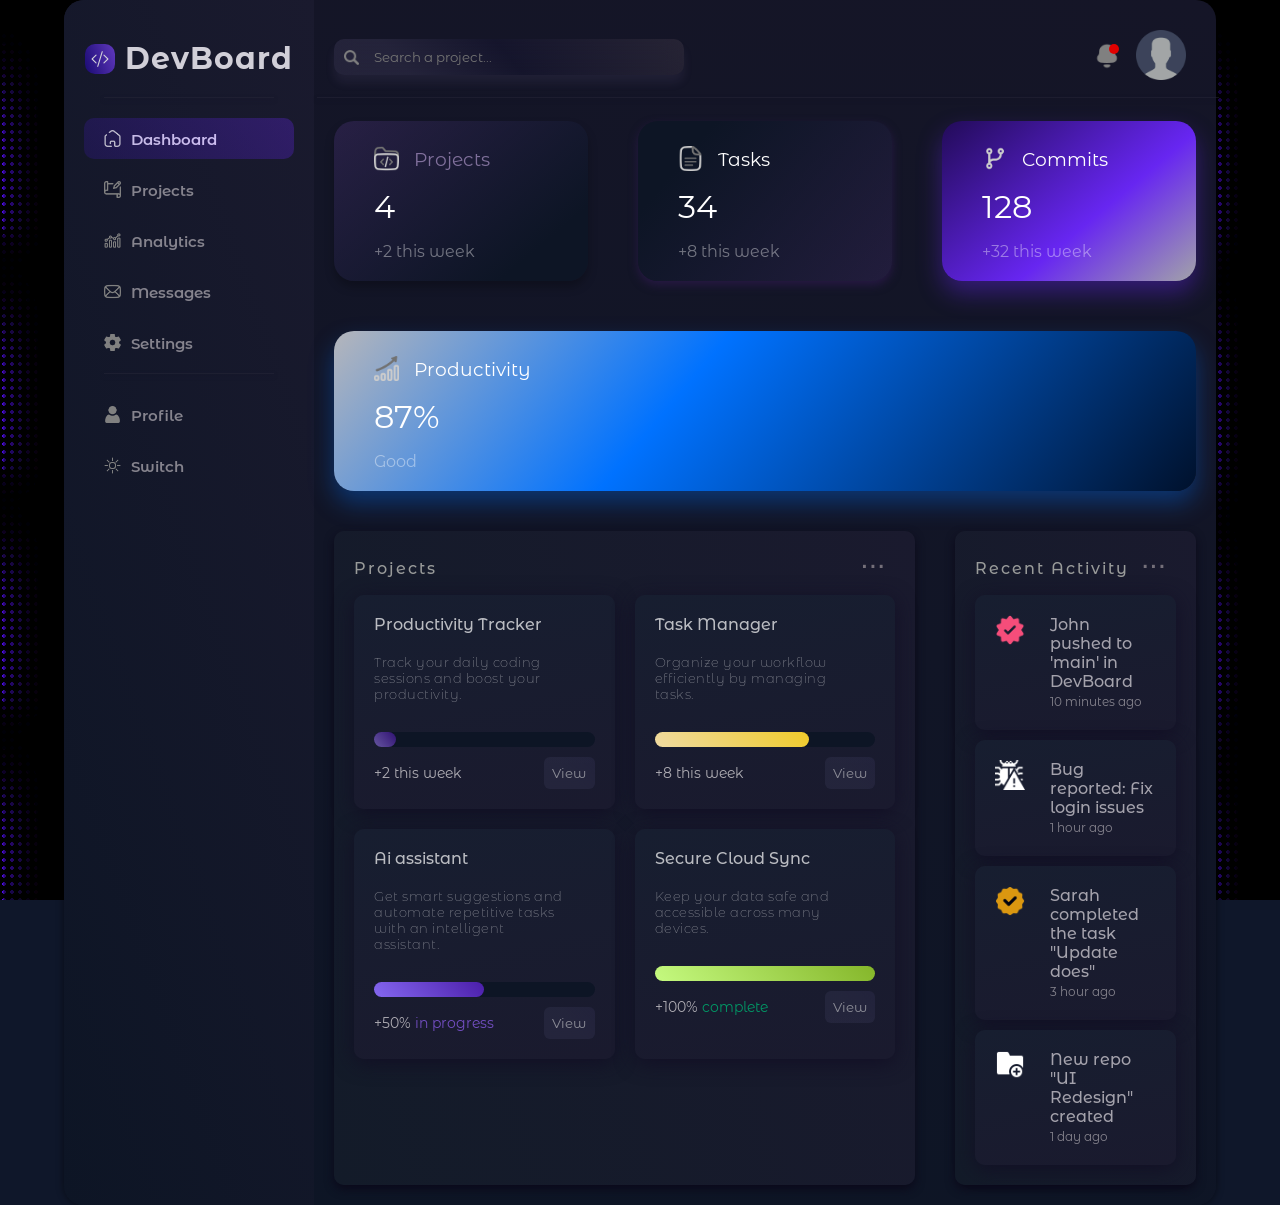
<file: index.html>
<!DOCTYPE html>
<html lang="en">

<head>
    <meta charset="UTF-8">
    <meta name="viewport" content="width=device-width, initial-scale=1.0">
    <meta>
    <link rel="stylesheet" href="style.css">
    <title>DevBoard</title>
    <link rel="preconnect" href="https://fonts.googleapis.com">
    <link rel="preconnect" href="https://fonts.gstatic.com" crossorigin>
    <link
        href="https://fonts.googleapis.com/css2?family=Montserrat+Alternates:ital,wght@0,100;0,200;0,300;0,400;0,500;0,600;0,700;0,800;0,900;1,100;1,200;1,300;1,400;1,500;1,600;1,700;1,800;1,900&display=swap"
        rel="stylesheet">
    <link rel="icon" type="image/png" href="./pngs/code.png">
</head>

<body>
    <!-- animated background -->
    <div id="falling-pattern"
        style="position: fixed; inset: 0; width: 100vw; height: 100vh; overflow: hidden; pointer-events: none; z-index: -2; background-color: #000000;">
        <div id="pattern-trigger" class="animate-fall" style="position: absolute; inset: 0; z-index: 0;"></div>
        <div id="pattern-overlay" style="position: absolute; inset: 0; z-index: 1; filter: brightness(6);"></div>
    </div>
    <div class="container">
        <!-- sidebar and buttons-->
        <aside class="sidebar">
            <h1>
                <svg xmlns="http://www.w3.org/2000/svg" width="16" height="16" fill="currentColor"
                    class="bi bi-code-slash" viewBox="0 0 16 16" id="Dev-icon">
                    <path
                        d="M10.478 1.647a.5.5 0 1 0-.956-.294l-4 13a.5.5 0 0 0 .956.294zM4.854 4.146a.5.5 0 0 1 0 .708L1.707 8l3.147 3.146a.5.5 0 0 1-.708.708l-3.5-3.5a.5.5 0 0 1 0-.708l3.5-3.5a.5.5 0 0 1 .708 0m6.292 0a.5.5 0 0 0 0 .708L14.293 8l-3.147 3.146a.5.5 0 0 0 .708.708l3.5-3.5a.5.5 0 0 0 0-.708l-3.5-3.5a.5.5 0 0 0-.708 0" />
                </svg>
                <p>DevBoard</p>
            </h1>
            <hr class="line">
            <ul class="main-list ">
                <li><button class="sidebar-buttons"><img class="Dev-icon" src="./pngs/home-icon.png" alt="home"
                            height="15">Dashboard</button></li>
                <li><button class="sidebar-buttons"><img class="Dev-icon" src="./pngs/project.png" alt="folder"
                            height="15">Projects</button></li>
                <li><button class="sidebar-buttons"><img class="Dev-icon" src="./pngs/analitics.png" alt="analytics"
                            height="15">Analytics</button></li>
                <li><button class="sidebar-buttons"><img class="Dev-icon" src="./pngs/letter.png" alt="email"
                            height="15">Messages</button></li>
                <li><button class="sidebar-buttons"><img class="Dev-icon" src="./pngs/settings.png" alt="settings"
                            height="15">Settings</button></li>
            </ul>
            <hr class="line">

            <ul class="login-list">
                <li><button class="profile-buttons"><img class="Dev-icon" src="./pngs/user.png" alt="profile"
                            height="15">Profile</button></li>
                <li><button class="profile-buttons" id="Theme"><img class="Dev-icon Theme" src="./pngs/summer.png" alt="logout"
                            height="15">Switch</button></li>
            </ul>
        </aside>
        <!-- Search , notification , profile -->
        <div class="main">
            <div class="navbar-container">
                <nav class="navbar">
                    <div class="search">
                        <img class="search-icon" src="./pngs/magnifying-glass.png" alt="search" height="15">
                        <input type="text" placeholder="Search a project..." class="search-input">
                    </div>

                    <div class="notify">
                        <button class="notification"><img class="notify-icon" src="./pngs/notification.png"
                                alt="notifications" height="15"></button>
                        <button class="Profile"><img class="Profile-img" src="./pngs/profile.png" alt="profile"
                                height="50"></button>
                        <!-- notifications menu -->
                        <div class="notify-menu">
                            <p class="messages">notifications</p>
                            <p class="empty">There is nothing...</p>
                            <div class="notifies"></div>
                        </div>
                        <!-- profile menu -->
                        <div class="profile-menu">
                            <div class="profile-header">
                                <p>My Account</p>
                            </div>
                            <div class="profile">
                                <img class="menu-profile-img" src="./pngs/profile.png" alt="profile">
                                <p class="profile-name">John Doe</p>
                            </div>
                            <hr id="profile-nav-line">
                            <div class="profile-logout">
                                <button class="prof-menu-btn">Change profile</button>
                                <button class="prof-menu-btn logout"><img class="logout-icon" src="./pngs/turn-off.png"
                                alt="Logout" height="15">Logout</button>
                            </div>
                        </div>

                    </div>
                </nav>
                <hr class="nav-line">


                <section class="content">

                    <div class="cards-container">
                        <div class="card first">
                            <h3><img src="./pngs/folders.png" alt="folder icon" height="20"
                                    class="content-icon">Projects
                            </h3>
                            <span class="indicator project-cnt">0</span>
                            <p class="details">+2 this week</p>
                        </div>

                        <div class="card second">
                            <h3><img src="./pngs/document.png" alt="checklist icon" height="20"
                                    class="content-icon">Tasks
                            </h3>
                            <span class="indicator">34</span>
                            <p class="details">+8 this week</p>
                        </div>

                        <div class="card third">
                            <h3><img src="./pngs/git.png" alt="commit icon" height="20" class="content-icon">Commits
                            </h3>
                            <span class="indicator ">128</span>
                            <p class="details">+32 this week</p>
                        </div>

                        <div class="card fourth">
                            <h3><img src="./pngs/diagram.png" alt="productivity icon" height="20"
                                    class="content-icon">Productivity</h3>
                            <span class="indicator ">87%</span>
                            <p class="details">Good</p>
                        </div>
                    </div>
                </section>


                <!-- projects + activity container -->
                <div class="bottom-row">

                    <div class="projects-container">
                        <!-- just the button and text in main container -->
                        <div class="Text-above">
                            <span id="Projects">Projects</span>
                            <button class="main-delete-btn"><img src="./pngs/delete.png" alt=""></button>
                            <button class="edit-delete-btn">...</button>
                            <!-- edit-delete-add menu -->
                            <div class="menu">
                                <button class="add"><img src="./pngs/add-post.png" alt="" style="filter: invert();">Add
                                    The Project</button>
                                <button class="edit"><img src="./pngs/edit.png" alt=""
                                        style="filter: invert();">Edit</button>
                                <button class="delete"><img src="./pngs/delete.png" alt="">Delete</button>
                            </div>
                        </div>

                        <!-- Project cards container-->
                        <div class="projects">
                            <!-- Project cards -->
                            <div class="project-cards">
                                <span class="Project-name">Productivity Tracker</span>
                                <label for="check" class="checkbox-container">
                                    <input type="checkbox" name="check" class="card-checkbox">
                                    <span class="custom-checkbox"></span>
                                </label>
                                <p class="project-text">Track your daily coding sessions and boost your productivity.
                                </p>
                                <div class="progress-bar">
                                    <div class="progress-bar-line w-10"></div>
                                </div>
                                <div class="percentage">
                                    <p class="percentages">+2 this week</p>
                                    <button class="view">View</button>
                                </div>
                            </div>

                            <div class="project-cards">
                                <span class="Project-name">Task Manager</span>
                                <label for="" class="checkbox-container">
                                    <input type="checkbox" name="" class="card-checkbox">
                                    <span class="custom-checkbox"></span>
                                </label>
                                <p class="project-text">Organize your workflow efficiently by managing tasks.</p>
                                <div class="progress-bar">
                                    <div class="progress-bar-line w-70"></div>
                                </div>
                                <div class="percentage">
                                    <p class="percentages">+8 this week</p>
                                    <button class="view">View</button>
                                </div>
                            </div>

                            <div class="project-cards">
                                <span class="Project-name">Ai assistant</span>
                                <label for="" class="checkbox-container">
                                    <input type="checkbox" name="" class="card-checkbox">
                                    <span class="custom-checkbox"></span>
                                </label>
                                <p class="project-text">Get smart suggestions and automate repetitive tasks with an
                                    intelligent assistant.</p>
                                <div class="progress-bar">
                                    <div class="progress-bar-line w-50"></div>
                                </div>
                                <div class="percentage">
                                    <p class="percentages">+50% <span class="progress">in progress</span></p>
                                    <button class="view">View</button>
                                </div>
                            </div>

                            <div class="project-cards">
                                <span class="Project-name">Secure Cloud Sync</span>
                                <label for="" class="checkbox-container">
                                    <input type="checkbox" name="" class="card-checkbox">
                                    <span class="custom-checkbox"></span>
                                </label>
                                <p class="project-text">Keep your data safe and accessible across many devices.</p>
                                <div class="progress-bar">
                                    <div class="progress-bar-line w-100"></div>
                                </div>
                                <div class="percentage">
                                    <p class="percentages">+100% <span class="complete">complete</span></p>
                                    <button class="view">View</button>
                                </div>
                            </div>
                        </div>

                    </div>

                    <div class="activity-container">
                        <div class="activity-above">
                            <span id="recent-title">Recent Activity</span>
                            <button class="edit-delete-btn">...</button>
                        </div>

                        <div class="activity-cards">

                            <div class="act-card">
                                <div class="activity">
                                    <img src="./pngs/check.png" alt="" height="20" class="act-icons">
                                    <p class="activity-text">John pushed to 'main' in DevBoard</p>
                                    <span class="act-under-text">10 minutes ago</span>
                                </div>
                            </div>

                            <div class="act-card">
                                <div class="activity">
                                    <img src="./pngs/bug-report.png" alt="" height="20" class="act-icons" id="bug">
                                    <p class="activity-text">Bug reported: Fix login issues</p>
                                    <span class="act-under-text">1 hour ago</span>
                                </div>
                            </div>

                            <div class="act-card">
                                <div class="activity">
                                    <img src="./pngs/checky.png" alt="" height="20" class="act-icons">
                                    <p class="activity-text">Sarah completed the task "Update does"</p>
                                    <span class="act-under-text">3 hour ago</span>
                                </div>
                            </div>

                            <div class="act-card">
                                <div class="activity">
                                    <img src="./pngs/add.png" alt="" height="20" class="act-icons">
                                    <p class="activity-text">New repo "UI Redesign" created</p>
                                    <span class="act-under-text">1 day ago</span>
                                </div>
                            </div>

                        </div>

                    </div>

                </div>

            </div>

        </div>

    </div>

    <nav class="mobile-nav" id="mobileNav">
        <button class="mobile-nav-btn active">
            <img src="./pngs/home-icon.png" alt="home">
            <span>Dashboard</span>
        </button>
        <button class="mobile-nav-btn">
            <img src="./pngs/project.png" alt="projects">
            <span>Projects</span>
        </button>
        <button class="mobile-nav-btn">
            <img src="./pngs/analitics.png" alt="analytics">
            <span>Analytics</span>
        </button>
        <button class="mobile-nav-btn">
            <img src="./pngs/letter.png" alt="messages">
            <span>Messages</span>
        </button>
        <button class="mobile-nav-btn">
            <img src="./pngs/settings.png" alt="settings">
            <span>Settings</span>
        </button>
    </nav>


    <script src="index.js"></script>
    <script src="falling-pattern.js"></script>
</body>

</html>

</body>

</html>
</file>
<file: style.css>
* {
    box-sizing: border-box;
    margin: 0;
    padding: 0;
}

/* theme */

/* .lightTheme {
    --background-color: #f5f5f5;
    --text-color: #333;
    --card-background-color: #ffffff57;
    --card-shadow-color: rgba(0, 0, 0, 0.1);
} */

/* background animation */

@keyframes fall {
    0% {
        background-position: 0px 220px, 3px 220px, 151.5px 337.5px, 25px 24px, 28px 24px, 176.5px 150px, 50px 16px, 53px 16px, 201.5px 91px, 75px 224px, 78px 224px, 226.5px 230.5px, 100px 19px, 103px 19px, 251.5px 121px, 125px 120px, 128px 120px, 276.5px 187px, 150px 31px, 153px 31px, 301.5px 120.5px, 175px 235px, 178px 235px, 326.5px 384.5px, 200px 121px, 203px 121px, 351.5px 228.5px, 225px 224px, 228px 224px, 376.5px 364.5px, 250px 26px, 253px 26px, 401.5px 105px, 275px 75px, 278px 75px, 426.5px 180px;
    }

    100% {
        background-position: 0px 6800px, 3px 6800px, 151.5px 6917.5px, 25px 13632px, 28px 13632px, 176.5px 13758px, 50px 5416px, 53px 5416px, 201.5px 5491px, 75px 17175px, 78px 17175px, 226.5px 17301.5px, 100px 5119px, 103px 5119px, 251.5px 5221px, 125px 8428px, 128px 8428px, 276.5px 8495px, 150px 9876px, 153px 9876px, 301.5px 9965.5px, 175px 13391px, 178px 13391px, 326.5px 13540.5px, 200px 14741px, 203px 14741px, 351.5px 14848.5px, 225px 18770px, 228px 18770px, 376.5px 18910.5px, 250px 5082px, 253px 5082px, 401.5px 5161px, 275px 6375px, 278px 6375px, 426.5px 6480px;
    }
}

.animate-fall {
    animation: fall 150s linear infinite;
}

#pattern-overlay {
    filter: brightness(1);
}

html {
    scroll-behavior: smooth;
    font-family: "Montserrat Alternates", sans-serif;
}

body {
    background-color: #0f172a;
    margin: 0;
    display: flex;
    justify-content: center;
    align-items: center;
    min-height: 100vh;
    overflow-x: hidden;
}

.container {
    display: flex;
    background: linear-gradient(190deg, #151527 0%, #0d1525 100%);
    margin: 0 auto;
    width: 90%;
    height: 100%;
    min-height: 800px;
    border-radius: 20px;
    box-shadow: 0px 0px 7px 1px #00000066;
    animation: appearing 1s ease;
}

@keyframes appearing {
    0% {
        opacity: 0;
        transform: translateY(20px);
    }

    100% {
        opacity: 1;
        transform: translateY(0);
    }
}

#Dev-icon {
    height: 30px;
    margin-right: 10px;
    padding: 6px;
    width: auto;
    background: linear-gradient(70deg, #190a72 0%, #6139be 100%);
    border-radius: 10px;
}

.sidebar h1 {
    display: flex;
    align-items: center;
    justify-content: center;
    margin-bottom: 20px;
    margin-top: 20px;
    font-size: 30px;
    animation: appearing 1.5s ease;
    letter-spacing: 1px;
}

.sidebar {
    display: flex;
    flex-direction: column;
    color: #d1cfd8;
    width: 250px;
    max-height: 100%;
    background: linear-gradient(70deg, #0d1525 0%, #1a1a2e 100%);
    border-radius: 20px 0px 0px 20px;
    padding: 20px;
}

.line {
    border: none;
    height: 1px;
    background-color: #262638;
    margin: 20px;
    margin-top: 0;
    box-shadow: 0px 2px 5px 1px rgba(19, 6, 44, 0.2);
    opacity: 0.5;
}

.sidebar-buttons {
    font-family: "Montserrat Alternates", sans-serif;
    position: relative;
    background: transparent;
    border: none;
    color: #85838d;
    font-size: 15px;
    padding: 10px 20px;
    width: 100%;
    text-align: left;
    margin-bottom: 10px;
    cursor: pointer;
    border-radius: 10px;
    transition: color 0.4s ease-in-out;
    font-weight: 600;
    animation: appearing 1.5s ease-in-out;
    outline: none;
}

.sidebar-buttons img,
.profile-buttons img{
    position: relative;
    top: 2px;
}

.login-list {
    list-style: none;
    display: flex;
    padding: 0;
    flex-direction: column;
}

.profile-buttons {
    font-family: "Montserrat Alternates", sans-serif;
    position: relative;
    background: transparent;
    border: none;
    color: #85838d;
    font-size: 15px;
    padding: 10px 20px;
    width: 100%;
    text-align: left;
    margin-bottom: 10px;
    cursor: pointer;
    border-radius: 10px;
    transition: color 0.4s ease;
    font-weight: 600;
    animation: appearing 1.5s ease;
    animation-timing-function: ease-in-out;
}

.profile-buttons::before {
    content: "";
    position: absolute;
    inset: 0;
    background: linear-gradient(50deg, #331894 0%, #6726f1 100%);
    border-radius: 10px;
    opacity: 0;
    transition: opacity 0.4s ease;
    z-index: 0;
}

.profile-buttons:hover,
.profile-buttons:active::before {
    color: #ffffff;
}

.profile-buttons:active .Dev-icon,
.profile-buttons:hover .Dev-icon {
    transition: filter 0.4s ease;
    filter: invert(1);
}

.profile-buttons:hover::before {
    opacity: 0.1;
}

.profile-buttons:active::before {
    transition: opacity 0.1s ease;
    opacity: 0.4;
}

.profile-buttons:active .Dev-icon {
    transition: opacity 0.1s ease;
    opacity: 0.7;
}


.sidebar-buttons::before {
    content: "";
    position: absolute;
    inset: 0;
    background: linear-gradient(50deg, #331894 0%, #6726f1 100%);
    border-radius: 10px;
    opacity: 0;
    transition: opacity 0.4s ease;
    z-index: 0;
}


.sidebar-buttons.focused,
.sidebar-buttons:hover {
    color: #ffffff;
}

.sidebar-buttons.focused .Dev-icon,
.sidebar-buttons:hover .Dev-icon {
    filter: invert(1);
}

.sidebar-buttons.focused .Dev-icon {
    transition: opacity 0.4s;
    opacity: 0.7;
}

.sidebar-buttons:hover::before {
    opacity: 0.1;
}

.sidebar-buttons.focused::before {
    opacity: 0.3;
}

.main-list {
    list-style: none;
    display: flex;
    padding: 0;
    flex-direction: column;
    transition: fadeIn 0.5s ease-in-out;
}

.Dev-icon {
    height: 17px;
    width: auto;
    margin-right: 10px;
    filter: invert(0.5);
    transition: filter 0.4s ease-in-out;
}

.search-icon {
    position: absolute;
    cursor: text;
    z-index: 1;
    left: 20px;
    height: 15px;
    filter: invert(0.5);
    transition: filter 0.4s ease;
}

.search-input {
    padding: 10px 0px 10px 40px;
    max-width: 350px;
    width: 100%;
    cursor: text;
    border: none;
    backdrop-filter: blur(10px);
    outline: none;
    color: rgb(100, 110, 119);
    background: linear-gradient(50deg, #b9aae71a 20%, #26205a1a 50%, #d1b0b01a 100%);
    border-radius: 10px;
    box-shadow: 0px 8px 10px #8d75ac1a;
    transition: background-color 0.4s ease, color 0.4s ease, box-shadow 0.4s ease;
}

.search-input:focus {
    outline: none;
    background-color: #220d4e;
    color: #c7c6c9;
}

.search-input:hover {
    background-color: #140a2e;
    color: #c7c6c9;
}

.search-input:focus,
.search-input:hover {
    box-shadow: 0px 4px 10px #5f00db40;
}

.notify-icon {
    height: 28px;
    transition: filter 0.2s ease;
    filter: invert(0.5);
}

.notify-icon:hover {
    filter: invert(0.7);
}

.notify-icon:active {
    filter: invert(1) brightness(1.3);
}

.notify {
    position: relative;
}

.notify-menu.visible {
    opacity: 1;
    transform: translateX(-10px);
    visibility: visible;
}

.notify-menu {
    cursor: default;
    font-family: "Montserrat Alternates", sans-serif;
    z-index: 9999;
    position: absolute;
    right: 60px;
    top: 50px;
    background: rgba(143, 117, 177, 0.03);
    border-radius: 20px;
    border: 1px solid rgba(255, 255, 255, 0.068);
    padding: 20px;
    min-width: 300px;
    min-height: 300px;
    backdrop-filter: blur(10px);
    display: flex;
    box-shadow: 0 8px 32px rgba(143, 117, 177, 0.05);
    flex-direction: column;
    color: #ffffff;
    text-align: center;
    gap: 10px;
    font-size: 15px;
    opacity: 0;
    visibility: hidden;
    transition: opacity 0.2s ease, transform 0.4s ease, visibility 0.2s ease;
}

.notification {
    bottom: 10px;
    position: relative;
    cursor: pointer;
    right: 10px;
    height: 30px;
    width: 30px;
    background-color: red;
    border: none;
    background: transparent;
    border-radius: 50%;
}

.notification::after {
    content: "";
    position: absolute;
    width: 10px;
    height: 10px;
    border-radius: 50%;
    background-color: rgb(224, 0, 0);
    right: 3px;
    top: 2px;
}

.empty {
    margin: auto 0;
    color: #a29cbb;
}

.profile-menu.visible {
    opacity: 1;
    transform: translateX(-10px);
    visibility: visible;
}

.profile-menu {
    cursor: default;
    font-family: "Montserrat Alternates", sans-serif;
    z-index: 9999;
    position: absolute;
    right: 10px;
    top: 55px;
    background:rgba(24, 12, 43, 0.055);
    border-radius: 20px;
    border: 1px solid rgba(255, 255, 255, 0.068);
    padding: 20px;
    min-width: 250px;
    min-height: 200px;
    backdrop-filter: blur(15px);
    display: flex;
    box-shadow: 0 8px 32px rgba(143, 117, 177, 0.034);
    flex-direction: column;
    color: #ffffff;
    text-align: center;
    gap: 10px;
    font-size: 15px;
    opacity: 0;
    visibility: hidden;
    transition: opacity 0.2s ease, transform 0.4s ease, visibility 0.2s ease;
}

.profile-menu .profile-logout {
    margin-top: auto;
}

.profile-name {
    color: #e6e5e9;
}

.profile-menu .logout-icon {
    position: relative;
    top: 2px;
    height: 17px;
    margin-right: 14px;
    filter: invert() ;
}

.profile {
    margin: 20px 0px 30px 0px;
}

.menu-profile-img{
    height: 75px;
}

.profile-menu .logout{
    color: red;
}

.profile-menu button:hover {
    background: rgba(255, 255, 255, 0.1);
}

.profile-menu button:active {
    background: rgba(255, 255, 255, 0.2);
}

.profile-menu .logout:active {
    background: rgba(124, 4, 4, 0.336);
}

.profile-menu button {
    letter-spacing: 3px;
    font-size: 15px;
    font-family: "Montserrat Alternates", sans-serif;
    border: none;
    background: transparent;
    color: white;
    padding: 10px;
    text-align: left;
    cursor: pointer;
    border-radius: 10px;
    transition: background-color 0.2s ease;
}

.Profile {
    margin-right: 20px;
    cursor: pointer;
    filter: brightness(0.7);
    transition: filter 0.2s ease;
    border-radius: 50%;
    border: none;
    background: transparent;
}

.Profile:hover {
    filter: brightness(0.9);
}

.Profile:active {
    filter: brightness(1.1);
}

#profile-nav-line {
    border: none;
    height: 1px;
    background-color: #ffffff65;
    opacity: 0.2;
    width: 100%;
    margin: 3px;
}

.navbar {
    display: flex;
    justify-content: space-between;
    align-items: center;
    padding: 10px;
    margin-top: 20px;
}

.search {
    position: relative;
    display: flex;
    align-items: center;
    gap: 10px;
    padding: 5px 10px;
    border-radius: 10px;
    flex: 1;
}

input[placeholder]{
    font-family: "Montserrat Alternates", sans-serif;
}

.navbar-container {
    flex: 1;
    animation: appearing 1.5s ease;
    animation-timing-function: ease-in-out;
}

.nav-line {
    border: none;
    height: 1px;
    background-color: #262638;
    box-shadow: 0px 2px 5px 1px rgba(19, 6, 44, 0.2);
    opacity: 0.5;
    width: 100%;
    margin: 3px;
    left: 0;
}


.cards-container {
    display: flex;
    flex-wrap: wrap;
    gap: 10px;
}

.card {
    display: flex;
    flex-direction: column;
    min-height: 160px;
    cursor: default;
    margin-top: 20px;
    color: white;
    border-radius: 20px;
    padding: 20px;
    margin: 20px;
    flex: 1 1 200px;
    box-shadow: 0px 6px 10px #00000040;
    transition: transform 0.3s ease, box-shadow 0.3s ease, background 0.3s ease;
    animation: appearing 2.5s ease-in-out;
    animation-timing-function: ease-in-out;
}

.card h3 {
    text-align: start;
    margin-left: 20px;
    font-weight: 400;
}

.first h3 {
    color: #e4c4ff81;
}

.first {
    background: linear-gradient(320deg, #0d1525 0%, #0d1525 20%, #a662ff23 100%);
}

.second {
    background: linear-gradient(130deg, #0d1525 0%, #0d1525 20%, #a561ff1a 100%);
    box-shadow: 0px 4px 10px #271944;
}

.third {
    background: linear-gradient(320deg, rgba(255, 255, 255, 0.603) 0%, #6726f1 40%, #220b58 100%);
    box-shadow: 0px 12px 25px rgba(103, 38, 241, 0.4);
}

.fourth {
    background: linear-gradient(130deg, rgba(255, 255, 255, 0.685) 0%, #0072ff 40%, #00112c 100%);
    box-shadow: 0px 12px 25px rgba(0, 114, 255, 0.35);
}

.content-icon {
    position: relative;
    top: 5px;
    height: 25px;
    width: auto;
    margin-right: 15px;
    filter: invert(0.8);
    transition: filter 0.4s ease;
}

.indicator {
    margin-left: 20px;
    font-size: xx-large;
    margin-top: auto;
}

.details {
    opacity: 0.4;
    margin-left: 20px;
    margin-top: auto;
}

.card:hover {
    transform: scale(1.03);
}

.first:hover {
    background: linear-gradient(320deg, #0d1525 0%, #a662ff15 50%, #a662ff44 100%);
    box-shadow: 0px 20px 40px rgba(166, 98, 255, 0.2), inset 0px 0px 12px rgba(166, 98, 255, 0.15);
}

.second:hover {
    background: linear-gradient(130deg, #0d1525 0%, #a561ff10 50%, #a561ff33 100%);
    box-shadow: 0px 20px 40px rgba(165, 97, 255, 0.18), inset 0px 0px 12px rgba(165, 97, 255, 0.15);
}

.third:hover {
    background: linear-gradient(320deg, rgba(255, 255, 255, 0.658) 0%, #7737ff 50%, #170443 100%);
    box-shadow: 0px 25px 45px rgba(103, 38, 241, 0.65);
}

.fourth:hover {
    background: linear-gradient(130deg, rgba(255, 255, 255, 0.76) 0%, #0084ff 50%, #000a1c 100%);
    box-shadow: 0px 25px 45px rgba(0, 114, 255, 0.6);
}

.projects-container {
    animation: appearing 1.5s ease;
    animation-timing-function: ease-in-out;
    color: white;
    margin: 20px;
    border: none;
    border-radius: 10px;
    padding: 20px;
    flex: 2 1 500px;
    min-height: 350px;
    box-shadow: 0px 4px 10px #0b091a;
    background: linear-gradient(70deg, #131b29 0%, #1a1a2e 100%);
}

.projects {
    display: grid;
    grid-template-columns: repeat(auto-fit, minmax(250px, 1fr));
    gap: 20px;
    margin-top: 10px;
}

.project-cards.shaking {
    animation: shaking 0.6s ease infinite;
}

.project-cards.shaking .checkbox-container {
    opacity: 1;
}

.project-cards.shaking .card-checkbox {
    cursor: pointer;
}

.project-cards.shaking .custom-checkbox {
    cursor: pointer;
}

@keyframes shaking {
    0% {
        transform: rotate(0deg);
    }

    20% {
        transform: rotate(-1deg);
    }

    40% {
        transform: rotate(1deg);
    }

    60% {
        transform: rotate(-1deg);
    }

    80% {
        transform: rotate(1deg);
    }

    100% {
        transform: rotate(0deg);
    }
}

.project-cards {
    position: relative;
    animation: appearing 2.5s ease;
    animation-timing-function: ease-in-out;
    border-radius: 10px;
    padding: 20px;
    width: 100%;
    flex: 1;
    box-shadow: 0px 4px 20px #120f25;
    background: linear-gradient(170deg, #171e30 0%, #1a1a2e 100%);
    cursor: default;
}

.card-checkbox {
    opacity: 0;
    width: 100%;
    height: 100%;
    position: absolute;
    top: 0;
    left: 0;
}

.checkbox-container input:checked+.custom-checkbox {
    background: linear-gradient(70deg, #3f226d 0%, #4f23b8 100%);
}

.custom-checkbox {
    border-radius: 50%;
    width: 100%;
    height: 100%;
    display: block;
    border: 1px solid #3c3069;
    border-radius: 35%;
}


.checkbox-container input:checked+.custom-checkbox::after {
    content: "";
    position: absolute;
    transform-origin: bottom left;
    clip-path: polygon(14% 44%, 0 65%, 50% 100%, 100% 16%, 80% 0%, 43% 62%);
    left: 5px;
    top: 5px;
    width: 10px;
    height: 10px;
    background-color: rgb(180, 154, 240);
    box-shadow: 4px 8px 32px #241146;
}

.checkbox-container input:hover+.custom-checkbox {
    background: linear-gradient(70deg, #181333 0%, #290875 100%);
}

.checkbox-container input:active+.custom-checkbox {
    background: linear-gradient(70deg, #4916c2 0%, #2d226b 100%);
}

.checkbox-container {
    opacity: 0;
    width: 20px;
    height: 20px;
    position: absolute;
    right: 10px;
    top: 10px;
}

.main-delete-btn.active {
    display: block;
}

.main-delete-btn {
    display: none;
    position: absolute;
    right: 45px;
    top: 5px;
    border: none;
    background: transparent;
    cursor: pointer;
    padding: 0px;
    margin: 0px;
    transition: opacity 0.4s ease;
    transition: filter 0.2s ease;
}

.main-delete-btn img:hover {
    filter: brightness(1.2);
}

.main-delete-btn img:active {
    filter: brightness(1.5);
}

.main-delete-btn img {
    height: 20px;
    width: 20px;
}

.Text-above {
    position: relative;
    display: flex;
    align-items: center;
    justify-content: space-between;
}

#Projects {
    font-weight: 500;
    letter-spacing: 2px;
    color: #999b9a;
    animation: appearing 1.5s ease-in-out;
}

.edit-delete-btn {
    position: relative;
    border: 0px;
    background: transparent;
    cursor: pointer;
    padding: 0px;
    margin: 0;
    font-size: 30px;
    color: rgb(116, 111, 121);
    right: 10px;
    bottom: 10px;
    transition: color 0.1s ease;
}

.edit-delete-btn:hover {
    color: white;
}

.edit-delete-btn:active {
    color: #000000;
}

.menu {
    z-index: 9999;
    position: absolute;
    right: 15px;
    top: 25px;
    background: rgba(143, 117, 177, 0.03);
    border-radius: 20px;
    border: 1px solid rgba(255, 255, 255, 0.068);
    padding: 20px;
    backdrop-filter: blur(10px);
    display: flex;
    box-shadow: 0 8px 32px rgba(143, 117, 177, 0.05);
    flex-direction: column;
    gap: 10px;
    opacity: 0;
    visibility: hidden;
    transition: opacity 0.2s ease, transform 0.4s ease, visibility 0.2s ease;
}

.menu.visible {
    opacity: 1;
    transform: translateX(-10px);
    visibility: visible;
}

.menu img {
    height: 17px;
    margin-right: 14px;
}

.menu button:hover {
    background: rgba(255, 255, 255, 0.1);
}

.menu button:active {
    background: rgba(255, 255, 255, 0.2);
}

.menu >.delete {
    color: rgb(214, 29, 29);
}

.menu button {
    letter-spacing: 3px;
    font-size: 15px;
    font-family: "Montserrat Alternates", sans-serif;
    border: none;
    background: transparent;
    color: white;
    padding: 10px;
    text-align: left;
    cursor: pointer;
    border-radius: 10px;
    transition: background-color 0.2s ease;
}

.project-text {
    color: #ffffff;
    opacity: 0.5;
    font-size: 13px;
    font-weight: 200;
    letter-spacing: 0.5px;
    text-align: start;
    margin-top: 20px;
    width: 90%;
}

.Project-name {
    font-weight: 500;
    opacity: 0.7;
}

.progress-bar {
    position: relative;
    border-radius: 10px;
    margin-top: 30px;
    min-width: 210px;
    width: 100%;
    height: 15px;
    background: #0d1525;
}

.progress-bar-line {
    height: 100%;
    background: linear-gradient(50deg, #8568f0 0%, #4b1eaa 100%);
    overflow: hidden;
    border-radius: 10px;
    width: 0%;
}

.w-50 {
    width: 50%;
}

.w-100 {
    width: 100%;
    background: linear-gradient(50deg, #c5fa80 0%, #85b62a 100%);
}

.w-70 {
    width: 70%;
    background: linear-gradient(50deg, #f0dba2 0%, #f0cb2a 100%);
}

.w-10 {
    width: 10%;
    background: linear-gradient(50deg, #6656a0 0%, #301172 100%);
}

.percentage {
    margin-top: 10px;
    display: flex;
    justify-content: space-between;
    align-items: center;
}

.progress {
    color: #724ec0;
}

.complete {
    color: #029665;
}

.percentages {
    font-size: 14px;
    color: #aeacb3;
}

.view {
    transition: opacity 0.4s ease, transform 0.1s ease;
    border-radius: 6px;
    border: 0;
    padding: 8px;
    margin: 0;
    min-width: 23%;
    opacity: 0.5;
    cursor: pointer;
    color: white;
    font-family: "Montserrat Alternates", sans-serif;
    background: linear-gradient(50deg, #46466879 50%, #5d589444 100%);
}

.view:hover {
    opacity: 1;
}

.view:active {
    transform: scale(0.95);
}

.main {
    display: flex;
    flex-direction: column;
    flex: 1;
}

.bottom-row {
    display: flex;
    flex-wrap: wrap;
}

.activity-container {
    animation: appearing 1.5s ease;
    animation-timing-function: ease-in-out;
    color: white;
    border: none;
    border-radius: 10px;
    max-height: 700px;
    flex: 1 1 200px;
    margin: 20px;
    padding: 20px;
    box-shadow: 0px 4px 10px #0b091a;
    background: linear-gradient(70deg, #131b29 0%, #1a1a2e 100%);
}

.activity-above {
    display: flex;
    align-items: center;
    justify-content: space-between;
}

.act-card {
    position: relative;
    animation: appearing 2.5s ease;
    animation-timing-function: ease-in-out;
    transition: transform 0.4s ease;
    border-radius: 10px;
    padding: 20px;
    width: 100%;
    margin-top: 10px;
    box-shadow: 0px 4px 20px #120f25;
    background: linear-gradient(170deg, #171e30 0%, #1a1a2e 100%);
    cursor: default;
}

.act-icons {
    position: absolute;
    height: 30px;
    left: 20px;
    filter: invert(2);
}

.activity-text {
    margin-left: 55px;
    font-weight: 500;
    color: #a4a2ac;
    text-align: left;
}

.act-under-text {
    font-size: 12px;
    text-align: left;
    color: #85838d;
    margin-left: 55px;
}

.act-card:hover {
    transform: translateY(-5px);
}

.activity {
    text-align: left;
}

#recent-title {
    text-align: start;
    font-weight: 500;
    letter-spacing: 2px;
    color: #999b9a;
    animation: appearing 1.5s ease-in-out;
}

/* for mobile*/

@media (max-width: 768px) {

    body {
        align-items: flex-start;
        padding-bottom: 100px;
    }

    .container {
        flex-direction: column;
        width: 100%;
        min-height: 100vh;
        border-radius: 0;
        margin: 0;
    }

    /* desktop sidebar */
    .sidebar {
        display: none;
    }

    .main {
        flex: 1;
        width: 100%;
        padding-bottom: 20px;
    }

    .navbar-container {
        padding: 0 5px;
    }

    .navbar {
        margin-top: 15px;
        padding: 5px 10px;
    }

    .search-input {
        max-width: 200px;
        font-size: 13px;
    }

    #Profile {
        margin-right: 5px;
    }

    .Profile-img {
        height: 38px !important;
    }

    .notify-icon {
        height: 25px;
    }

    .notification {
        bottom: 5px;
    }

    .bottom-row {
        flex-direction: column;
    }

    .projects-container {
        margin: 10px 12px;
        padding: 15px;
        flex: none;
    }

    .activity-container {
        margin: 10px 12px;
        padding: 15px;
        flex: none;
        max-height: none;
    }

    .projects {
        grid-template-columns: 1fr;
        gap: 12px;
    }

    .project-cards {
        min-width: 0;
    }

    .progress-bar {
        min-width: 0;
    }

    .mobile-nav {
        display: flex !important;
    }
}

@media (max-width: 444px) {
    .notify-menu {
        right: 0;
    }
}

/* nav mobile */
.mobile-nav {
    display: none;
    position: fixed;
    bottom: 18px;
    left: 50%;
    transform: translateX(-50%);
    z-index: 9999;
    background: #140f2d73;
    backdrop-filter: blur(20px) saturate(180%);
    border: 1px solid rgba(255, 255, 255, 0.10);
    border-radius: 999px;
    padding: 10px 18px;
    gap: 4px;
    align-items: center;
    justify-content: space-around;
    width: calc(100% - 40px);
    max-width: 420px;
    box-shadow:
        0 8px 32px rgba(80, 30, 180, 0.25),
        0 2px 8px rgba(0, 0, 0, 0.4),
        inset 0 1px 0 rgba(255, 255, 255, 0.12);
    animation: appear 1.5s ease;
}

@keyframes appear {
    from {
        opacity: 0;
        translate: 0 20px;
    }

    to {
        opacity: 1;
        translate: 0;
    }
}

.mobile-nav-btn {
    display: flex;
    flex-direction: column;
    align-items: center;
    justify-content: center;
    gap: 4px;
    background: transparent;
    border: none;
    cursor: pointer;
    padding: 8px 12px;
    border-radius: 50px;
    transition: background 0.35s ease,
        transform 0.25s ease,
        box-shadow 0.35s ease, filter 0.35s;
    position: relative;
    min-width: 52px;
}

.mobile-nav-btn img {
    height: 20px;
    width: 20px;
    filter: invert(0.5);
    transition: filter 0.35s ease, transform 0.25s ease;
    object-fit: contain;
}

.mobile-nav-btn span {
    font-family: "Montserrat Alternates", sans-serif;
    font-size: 10px;
    font-weight: 600;
    color: rgba(150, 140, 180, 0.7);
    letter-spacing: 0.3px;
    transition: color 0.35s ease;
}

.mobile-nav-btn.active {
    background: rgba(120, 70, 220, 0.22);
    box-shadow:
        0 2px 14px rgba(103, 38, 241, 0.30),
        0 1px 0 rgba(255, 255, 255, 0.08);
}

.mobile-nav-btn.active img {
    filter: invert(1) brightness(1.15) drop-shadow(0 0 6px rgba(180, 130, 255, 0.7));
    transform: translateY(-2px) scale(1.12);
}

.mobile-nav-btn.active span {
    color: rgba(200, 170, 255, 0.95);
}

.mobile-nav-btn:active {
    transform: scale(0.92);
}

.mobile-nav-btn:active img {
    filter: invert(0.9) brightness(1.3);
}


/* active dot */
.mobile-nav-btn.active::after {
    content: "";
    position: absolute;
    bottom: 3px;
    left: 50%;
    transform: translateX(-50%);
    width: 4px;
    height: 4px;
    border-radius: 50%;
    background: linear-gradient(135deg, #a78fff, #6726f1);
    box-shadow: 0 0 6px rgba(167, 143, 255, 0.8);
    animation: dotAppear 0.4s ease;
}

@keyframes dotAppear {
    from {
        opacity: 0;
        transform: translateX(-50%) scale(0);
    }

    to {
        opacity: 1;
        transform: translateX(-50%) scale(1);
    }
}
</file>
